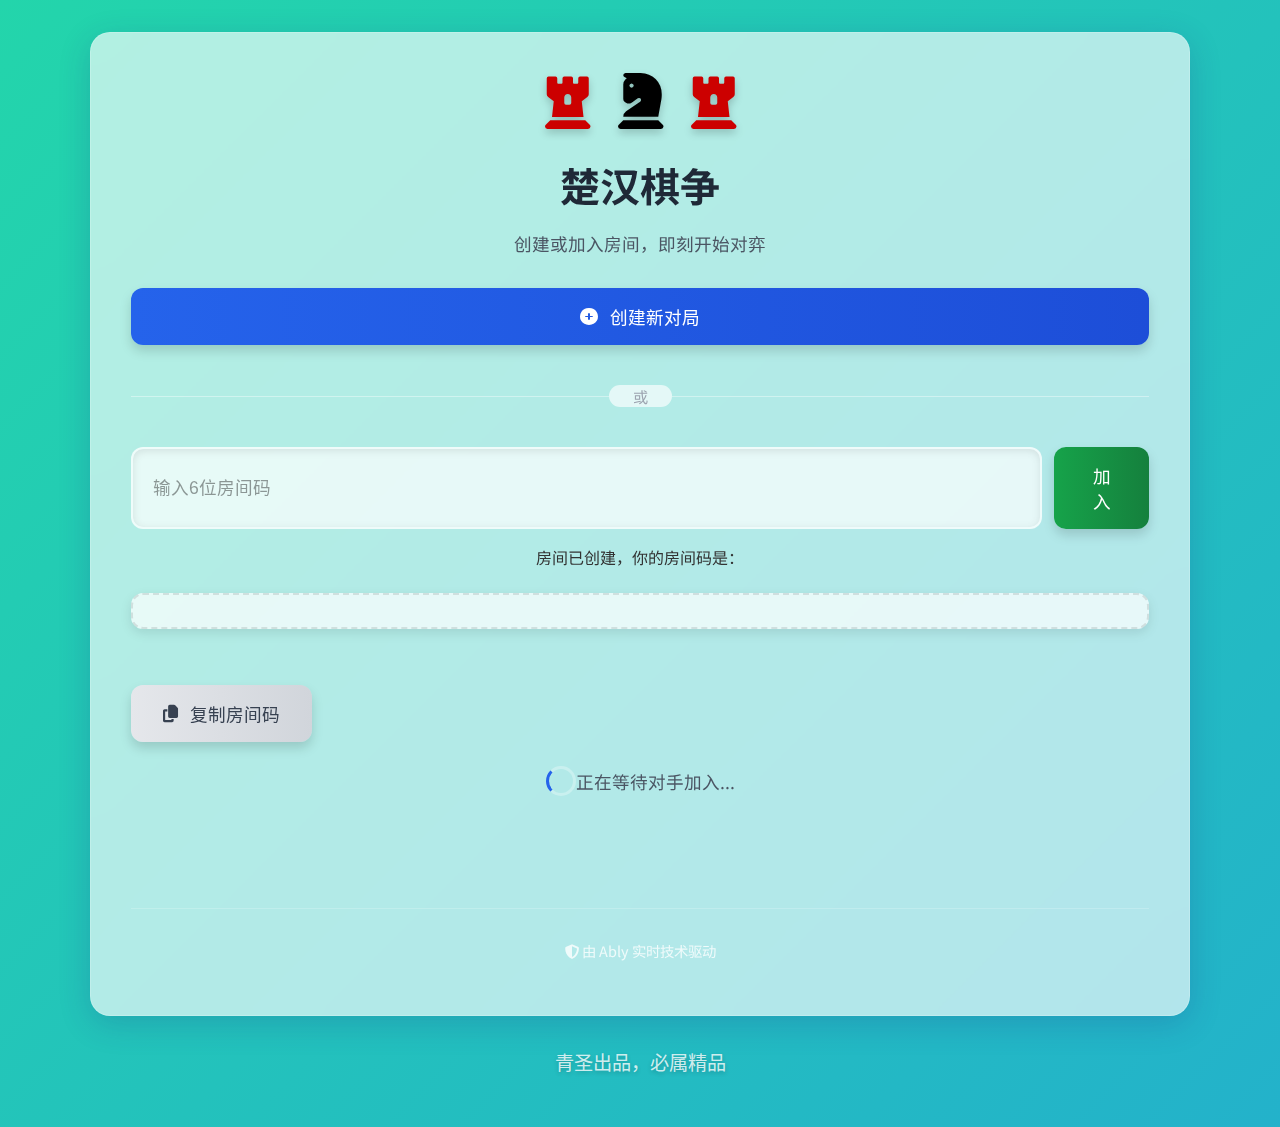
<file: index.html>
<!DOCTYPE html>
<html lang="zh-CN">
<head>
    <meta charset="UTF-8">
    <meta name="viewport" content="width=device-width, initial-scale=1.0">
    <title>楚汉棋争 - 在线对战平台</title>
    <link rel="stylesheet" href="https://cdnjs.cloudflare.com/ajax/libs/font-awesome/6.5.1/css/all.min.css">
    <link rel="stylesheet" href="style.css">
</head>
<body class="dynamic-gradient-bg">
    <main class="container">
        <div id="main-card" class="glass-card">
            <header class="card-header">
                <div class="piece-icons">
                    <i class="fa-solid fa-chess-rook piece-icon red animate-float"></i>
                    <i class="fa-solid fa-chess-knight piece-icon black animate-float" style="animation-delay: 0.3s;"></i>
                    <i class="fa-solid fa-chess-rook piece-icon red animate-float" style="animation-delay: 0.6s;"></i>
                </div>
                <h1>楚汉棋争</h1>
                <p>创建或加入房间，即刻开始对弈</p>
            </header>
            
            <div id="action-panel" class="action-panel">
                <button id="createRoomBtn" class="btn btn-primary">
                    <i class="fa-solid fa-plus-circle"></i>创建新对局
                </button>
                
                <div class="divider"><span>或</span></div>
                
                <div class="join-form">
                    <input type="text" id="roomCodeInput" class="input-field" placeholder="输入6位房间码" maxlength="6">
                    <button id="joinRoomBtn" class="btn btn-secondary">
                        加入
                    </button>
                </div>
            </div>

            <div id="waiting-panel" class="waiting-panel hidden">
                <p>房间已创建，你的房间码是：</p>
                <div class="room-code-display">
                    <span id="displayRoomCode"></span>
                </div>
                <div id="copy-feedback" class="copy-feedback"></div>
                <button id="copyCodeBtn" class="btn btn-tertiary">
                    <i class="fa-solid fa-copy"></i>复制房间码
                </button>
                <div class="waiting-spinner">
                    <div class="spinner"></div>
                    正在等待对手加入...
                </div>
            </div>

            <div id="notification-area" class="notification-area"></div>
            
            <footer class="card-footer">
                <p><i class="fa-solid fa-shield-halved"></i> 由 Ably 实时技术驱动</p>
            </footer>
        </div>
        
        <p class="brand-footer">青圣出品，必属精品</p>
    </main>

    <script src="https://cdn.ably.io/lib/ably.min-1.2.js"></script>
    <script src="index.js"></script>
</body>
</html>
</file>
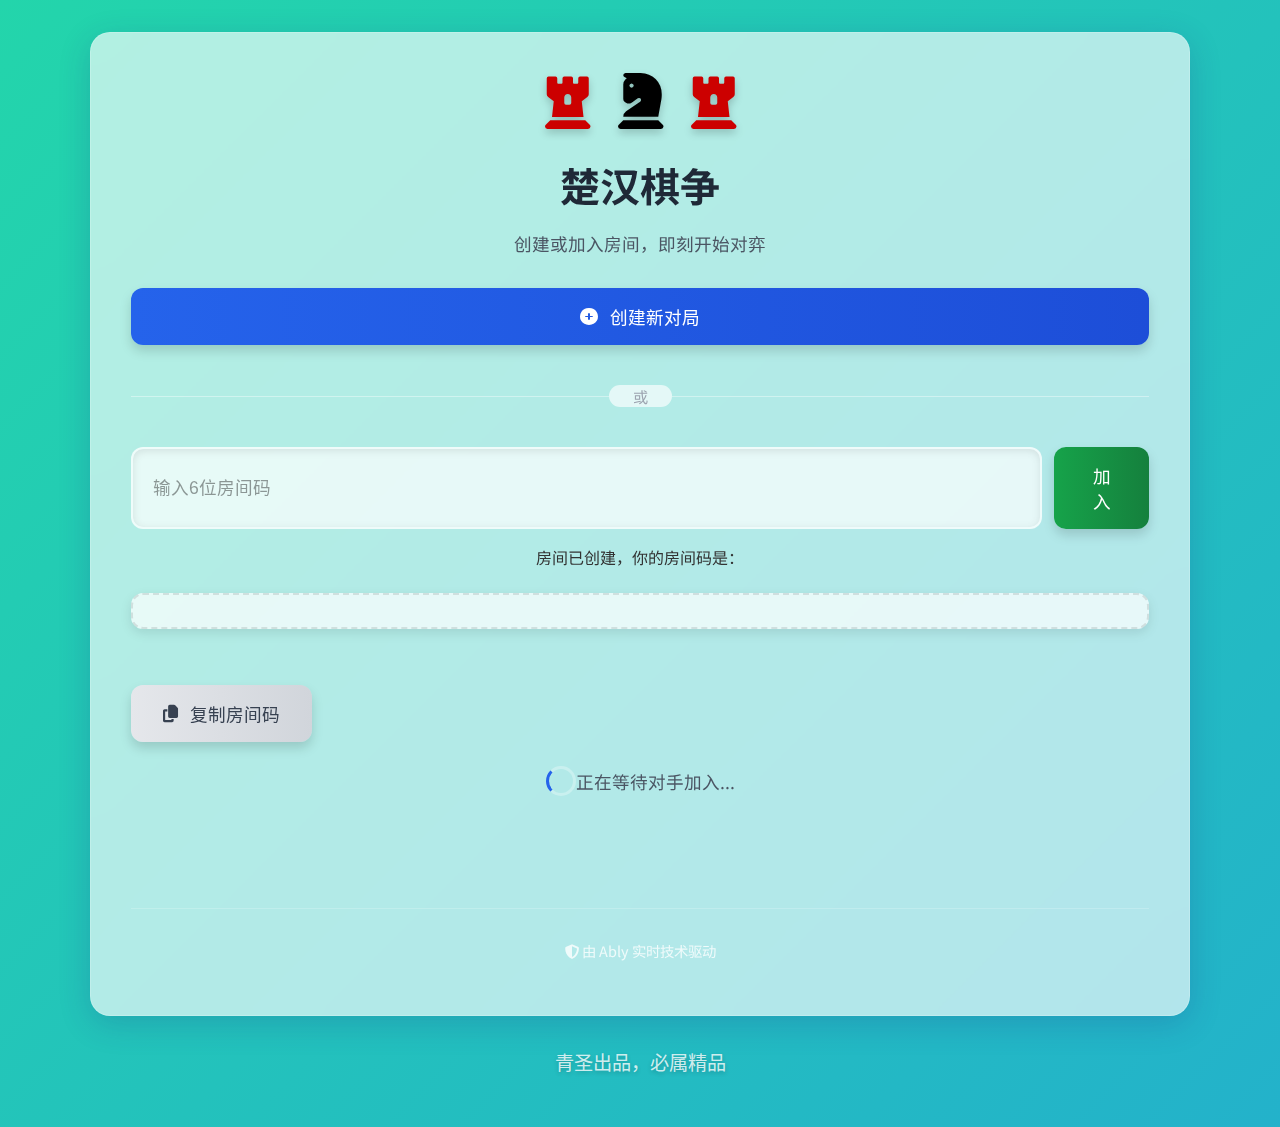
<file: game.html>
<!DOCTYPE html>
<html lang="zh-CN">
<head>
    <meta charset="UTF-8">
    <meta name="viewport" content="width=device-width, initial-scale=1.0">
    <title>楚汉棋争 - 对战中</title>
    <link rel="stylesheet" href="https://cdnjs.cloudflare.com/ajax/libs/font-awesome/6.5.1/css/all.min.css">
    <link rel="stylesheet" href="style.css">
</head>
<body class="dynamic-gradient-bg">
    <div class="container">
        <div class="glass-card">
            <header class="game-header">
                <div class="game-title-group">
                    <h1><i class="fa-solid fa-chess-rook"></i>楚汉棋争</h1>
                    <div class="game-info-tags">
                        <span class="text-gray-600">房间: <span id="roomCode" class="room-code-tag"></span></span>
                        <div id="playerColor" class="player-color-tag"></div>
                    </div>
                </div>
                <div id="gameStatus" class="info">游戏初始化中...</div>
            </header>

            <main class="game-layout">
                <section class="chessboard-area">
                    <div class="chessboard-wrapper">
                        <div id="chessboard">
                            <div class="river"><span>楚 河</span><span>漢 界</span></div>
                        </div>
                    </div>
                </section>

                <aside class="info-panel">
                    <div class="info-card">
                        <h2><i class="fa-solid fa-cogs"></i>操作面板</h2>
                        <div class="control-buttons">
                            <button id="undoBtn" class="btn btn-warning"><i class="fa-solid fa-rotate-left"></i>悔棋</button>
                            <button id="surrenderBtn" class="btn btn-danger"><i class="fa-solid fa-flag"></i>认输</button>
                        </div>
                    </div>
                    <div class="info-card">
                        <h2><i class="fa-solid fa-scroll"></i>对局规则</h2>
                        <ul class="rules-list">
                             <li><i class="fa-solid fa-chess-pawn" style="color:#ef4444"></i><span>红方先行，轮流走子。</span></li>
                             <li><i class="fa-solid fa-hand-pointer" style="color:#2563eb"></i><span>单击己方棋子选中，再单击目标位置移动。</span></li>
                             <li><i class="fa-solid fa-hourglass-half" style="color:#f59e0b"></i><span>悔棋需对方同意后生效。</span></li>
                             <li><i class="fa-solid fa-trophy" style="color:#16a34a"></i><span>将死或对方认输则获胜。</span></li>
                        </ul>
                    </div>
                </aside>
            </main>
        </div>
    </div>

    <dialog id="game-modal">
        <div id="modal-content" class="modal-content"></div>
    </dialog>

    <script src="https://cdn.ably.io/lib/ably.min-1.2.js"></script>
    <script src="game.js"></script>
</body>
</html>
</file>
<file: style.css>
@import url('https://fonts.googleapis.com/css2?family=Noto+Sans+SC:wght@400;500;700&display=swap');

:root {
    --red-piece: #c00;
    --black-piece: #000;
    --board-bg: #f0d9b5;
    --board-line: #704214;
    --board-border: #a0522d;
    --glass-bg: rgba(255, 255, 255, 0.65);
    --blur-intensity: 10px;
}

body {
    font-family: 'Noto Sans SC', sans-serif;
    margin: 0;
    display: flex;
    align-items: center;
    justify-content: center;
    min-height: 100vh;
    padding: 1rem;
    color: #333;
    overflow: hidden;
}

.dynamic-gradient-bg {
    background: linear-gradient(-45deg, #ee7752, #e73c7e, #23a6d5, #23d5ab);
    background-size: 400% 400%;
    animation: gradientBG 15s ease infinite;
}

@keyframes gradientBG {
    0% { background-position: 0% 50%; }
    50% { background-position: 100% 50%; }
    100% { background-position: 0% 50%; }
}

.container {
    width: 100%;
    max-width: 1100px;
    margin: 0 auto;
    padding: 1rem;
}

.glass-card {
    background: var(--glass-bg);
    backdrop-filter: blur(var(--blur-intensity));
    -webkit-backdrop-filter: blur(var(--blur-intensity));
    border-radius: 1.25rem;
    padding: clamp(1.5rem, 5vw, 2.5rem);
    box-shadow: 0 8px 32px 0 rgba(31, 38, 135, 0.2);
    border: 1px solid rgba(255, 255, 255, 0.18);
    transition: all 0.3s ease-in-out;
    animation: card-float 6s ease-in-out infinite;
}

@keyframes card-float {
    0%, 100% { transform: translateY(0); }
    50% { transform: translateY(-10px); }
}

.card-header { text-align: center; margin-bottom: 2rem; }
.card-header h1 { font-size: 2.5rem; font-weight: 700; color: #1f2937; margin-bottom: 0.5rem; }
.card-header p { color: #4b5563; font-size: 1.1rem; }
.piece-icons { display: flex; justify-content: center; gap: 1.5rem; margin-bottom: 1rem; }
.piece-icon { font-size: 3.5rem; text-shadow: 0 4px 8px rgba(0,0,0,0.2); }
.piece-icon.red { color: var(--red-piece); }
.piece-icon.black { color: var(--black-piece); }
.action-panel { display: flex; flex-direction: column; gap: 1.5rem; }
.join-form { display: flex; gap: 0.75rem; }
.divider { display: flex; align-items: center; text-align: center; color: #9ca3af; margin: 1rem 0; }
.divider::before, .divider::after { content: ''; flex: 1; border-bottom: 1px solid rgba(255,255,255,0.4); }
.divider span { padding: 0 1.5rem; background-color: var(--glass-bg); font-size: 0.95rem; border-radius: 20px; }
.waiting-panel { text-align: center; }
.room-code-display { 
    font-family: monospace; 
    font-size: 2.5rem; 
    letter-spacing: 0.2em; 
    background: rgba(255,255,255,0.7); 
    border: 2px dashed rgba(0,0,0,0.1); 
    padding: 1rem; 
    border-radius: 0.75rem; 
    margin: 1.5rem 0; 
    box-shadow: 0 4px 12px rgba(0,0,0,0.1);
    animation: pulse 2s infinite;
}
@keyframes pulse {
    0%, 100% { transform: scale(1); }
    50% { transform: scale(1.02); }
}
.copy-feedback { height: 1.5rem; color: #16a34a; font-size: 0.95rem; margin: 0.5rem 0; }
.waiting-spinner { display: flex; justify-content: center; align-items: center; color: #4b5563; margin-top: 1.5rem; font-size: 1.1rem; }
.notification-area { height: 3.5rem; margin-top: 1.5rem; }
.notification { 
    padding: 1rem; 
    border-radius: 0.75rem; 
    font-size: 1rem; 
    font-weight: 500; 
    text-align: center;
    box-shadow: 0 4px 12px rgba(0,0,0,0.1);
}
.notification.error { background-color: rgba(254, 226, 226, 0.9); color: #b91c1c; }
.notification.success { background-color: rgba(220, 252, 231, 0.9); color: #166534; }
.card-footer { text-align: center; font-size: 0.9rem; color: rgba(255,255,255,0.8); margin-top: 2rem; padding-top: 1rem; border-top: 1px solid rgba(255,255,255,0.2); }
.brand-footer { 
    text-align: center; 
    color: rgba(255, 255, 255, 0.8); 
    font-family: 'KaiTi', '楷体', serif; 
    margin-top: 2rem; 
    font-size: 1.2rem;
    text-shadow: 0 2px 4px rgba(0,0,0,0.2);
}

.btn { 
    display: flex; 
    align-items: center; 
    justify-content: center; 
    font-weight: 500; 
    padding: 1rem 2rem; 
    border: none; 
    border-radius: 0.75rem; 
    transition: all 0.3s cubic-bezier(0.175, 0.885, 0.32, 1.275); 
    box-shadow: 0 6px 12px rgba(0,0,0,0.15); 
    transform: translateY(0); 
    cursor: pointer; 
    gap: 0.75rem; 
    font-size: 1.1rem;
}
.btn:hover:not(:disabled) { 
    transform: translateY(-4px) scale(1.03); 
    box-shadow: 0 12px 20px rgba(0,0,0,0.2); 
}
.btn:active:not(:disabled) { 
    transform: translateY(1px) scale(0.98); 
    box-shadow: 0 2px 6px rgba(0,0,0,0.1); 
}
.btn:disabled { opacity: 0.6; cursor: not-allowed; }
.btn-primary { 
    background: linear-gradient(to right, #2563eb, #1d4ed8); 
    color: white; 
} 
.btn-secondary { 
    background: linear-gradient(to right, #16a34a, #15803d); 
    color: white; 
} 
.btn-tertiary { 
    background: linear-gradient(to right, #e5e7eb, #d1d5db); 
    color: #374151; 
} 
.btn-danger { 
    background: linear-gradient(to right, #dc2626, #b91c1c); 
    color: white; 
} 
.btn-warning { 
    background: linear-gradient(to right, #f59e0b, #d97706); 
    color: white; 
}
.input-field { 
    border: 2px solid rgba(255,255,255,0.3); 
    border-radius: 0.75rem; 
    padding: 1rem 1.25rem; 
    width: 100%; 
    outline: none; 
    transition: all 0.3s ease; 
    font-size: 1.1rem;
    background: rgba(255,255,255,0.7);
    box-shadow: inset 0 2px 8px rgba(0,0,0,0.1);
}
.input-field:focus { 
    border-color: #2563eb; 
    box-shadow: 0 0 0 3px rgba(37, 99, 235, 0.3); 
}
.input-field::placeholder { 
    color: rgba(0,0,0,0.4); 
}

.spinner { width: 1.5rem; height: 1.5rem; border: 3px solid rgba(255,255,255,0.3); border-left-color: #2563eb; border-radius: 50%; animation: spin 1s linear infinite; }
@keyframes spin { to { transform: rotate(360deg); } }
@keyframes float { 0%, 100% { transform: translateY(0); } 50% { transform: translateY(-12px); } }
.animate-float { animation: float 3s ease-in-out infinite; }

.game-layout { 
    display: flex; 
    flex-direction: column; 
    gap: 1.5rem; 
}
@media (min-width: 1024px) {
    .game-layout { flex-direction: row; }
}

.chessboard-area { 
    flex-grow: 1; 
    display: flex; 
    justify-content: center; 
}
.chessboard-wrapper { 
    position: relative; 
    width: 100%; 
    max-width: 540px; 
    aspect-ratio: 9 / 10; 
    background: #d9a566; 
    padding: 3%; 
    border-radius: 12px; 
    box-shadow: 
        0 15px 30px rgba(0,0,0,0.3), 
        inset 0 0 20px rgba(0,0,0,0.2); 
    border: 3px solid #8b4513;
}
#chessboard { 
    position: relative; 
    width: 100%; 
    height: 100%; 
    background-color: var(--board-bg);
    background-image: 
        linear-gradient(rgba(210, 180, 140, 0.3) 1px, transparent 1px),
        linear-gradient(90deg, rgba(210, 180, 140, 0.3) 1px, transparent 1px);
    background-size: 11.11% 10%, 12.5% 11.11%;
}

#chessboard::before { 
    content: ''; 
    position: absolute; 
    top: 0; 
    left: 0; 
    right: 0; 
    bottom: 0; 
    z-index: 1;
    background-image:
        repeating-linear-gradient(to bottom, transparent, transparent calc(11.11% - 1px), var(--board-line) calc(11.11% - 1px), var(--board-line) 11.11%),
        repeating-linear-gradient(to right, transparent, transparent calc(12.5% - 1px), var(--board-line) calc(12.5% - 1px), var(--board-line) 12.5%),
        linear-gradient(to bottom right, transparent 49.5%, var(--board-line) 49.5%, var(--board-line) 50.5%, transparent 50.5%),
        linear-gradient(to top right, transparent 49.5%, var(--board-line) 49.5%, var(--board-line) 50.5%, transparent 50.5%);
    background-size:
        100% 100%,
        100% 100%,
        25% 22.22%,
        25% 22.22%;
    background-position:
        0 0, 
        0 0,
        37.5% 0,
        37.5% 100%;
    background-repeat: no-repeat;
    pointer-events: none;
}
.river { 
    position: absolute; 
    top: 44.44%; 
    left: 0; 
    right: 0; 
    height: 11.11%; 
    display: flex; 
    align-items: center; 
    justify-content: space-between; 
    padding: 0 12.5%; 
    font-family: 'KaiTi', '楷体', serif; 
    font-size: clamp(1.5rem, 5vw, 2.2rem); 
    color: rgba(139, 69, 19, 0.5); 
    pointer-events: none; 
    z-index: 2; 
    font-weight: bold;
    text-shadow: 0 2px 4px rgba(0,0,0,0.1);
}
.river span:first-child { letter-spacing: 0.8em; }
.river span:last-child { letter-spacing: 0.8em; }

.cell { 
    position: absolute; 
    width: 12.5%; 
    height: 11.11%; 
    display: flex; 
    justify-content: center; 
    align-items: center; 
    cursor: pointer; 
    z-index: 10; 
    transform: translate(-50%, -50%);
    border-radius: 50%;
    transition: background 0.2s ease;
}
.cell:hover { background: rgba(37, 99, 235, 0.1); }

.piece { 
    position: absolute; 
    top: 0; 
    left: 0; 
    width: 85%; 
    height: 85%; 
    border-radius: 50%; 
    display: flex; 
    align-items: center; 
    justify-content: center; 
    font-family: 'KaiTi', '楷体', serif; 
    font-size: clamp(24px, 5vw, 36px); 
    font-weight: bold; 
    user-select: none; 
    transition: all 0.3s cubic-bezier(0.175, 0.885, 0.32, 1.275); 
    box-shadow: 
        0 4px 10px rgba(0,0,0,0.3), 
        inset 0 2px 4px rgba(255,255,255,0.5); 
    z-index: 20; 
    cursor: grab;
    text-shadow: 0 2px 4px rgba(0,0,0,0.2);
}
.piece.red { 
    background: radial-gradient(circle at 65% 35%, #ffdddd, #ff8a8a, #ff5e5e); 
    color: var(--red-piece); 
    border: 3px solid #a80000; 
}
.piece.black { 
    background: radial-gradient(circle at 65% 35%, #f0f0f0, #ccc, #999); 
    color: var(--black-piece); 
    border: 3px solid #333; 
}
.piece.selected { 
    transform: scale(1.2) translateY(-10px); 
    box-shadow: 
        0 0 20px rgba(37, 99, 235, 0.8),
        0 12px 25px rgba(0,0,0,0.3); 
    z-index: 30; 
    filter: brightness(1.1);
}
.piece.moving { 
    transition: transform 0.4s cubic-bezier(0.45, 0, 0.55, 1); 
    z-index: 99; 
    cursor: grabbing; 
    box-shadow: 0 0 25px rgba(37, 99, 235, 0.7);
}
.last-move-highlight { 
    position: absolute; 
    top: 0; 
    left: 0; 
    width: 100%; 
    height: 100%; 
    background: rgba(245, 158, 11, 0.3); 
    border-radius: 50%; 
    animation: pulse-highlight 1.5s infinite; 
    z-index: 15; 
}
.move-indicator { 
    position: absolute; 
    width: 50%; 
    height: 50%; 
    background-color: rgba(37, 99, 235, 0.4); 
    border: 2px solid rgba(37, 99, 235, 0.9); 
    border-radius: 50%; 
    z-index: 15; 
    pointer-events: none; 
    animation: pulse-indicator 1.5s infinite; 
    box-shadow: 0 0 10px rgba(37, 99, 235, 0.5);
}
@keyframes pulse-indicator { 
    0% { transform: scale(0.8); opacity: 0.7; } 
    50% { transform: scale(1.1); opacity: 1; } 
    100% { transform: scale(0.8); opacity: 0.7; } 
}
@keyframes pulse-highlight { 
    0% { transform: scale(1); opacity: 0.5; } 
    50% { transform: scale(1.15); opacity: 0.3; } 
    100% { transform: scale(1); opacity: 0.5; } 
}

.info-panel { 
    width: 100%; 
    display: flex; 
    flex-direction: column; 
    gap: 1.25rem; 
}
@media (min-width: 1024px) {
    .info-panel { width: 320px; }
}
.info-card { 
    background: rgba(255, 255, 255, 0.6); 
    border-radius: 0.85rem; 
    padding: 1.25rem; 
    box-shadow: 
        inset 0 1px 3px rgba(0,0,0,0.05),
        0 4px 12px rgba(0,0,0,0.1); 
}
.info-card h2 { 
    font-weight: 700; 
    font-size: 1.25rem; 
    color: #374151; 
    border-bottom: 1px solid rgba(0,0,0,0.1); 
    padding-bottom: 0.75rem; 
    margin-bottom: 1rem; 
    display: flex; 
    align-items: center; 
    gap: 0.75rem; 
}
.control-buttons { 
    display: grid; 
    grid-template-columns: 1fr 1fr; 
    gap: 0.85rem; 
}
.rules-list { 
    font-size: 0.95rem; 
    color: #4b5563; 
    list-style: none; 
    padding: 0; 
    display: flex; 
    flex-direction: column; 
    gap: 0.85rem; 
}
.rules-list li { 
    display: flex; 
    align-items: flex-start; 
    gap: 0.85rem; 
    line-height: 1.5;
}
.rules-list i { 
    margin-top: 0.25rem; 
    font-size: 1.1rem;
}

.game-header { 
    display: flex; 
    flex-direction: column; 
    justify-content: space-between; 
    align-items: center; 
    margin-bottom: 1.5rem; 
    gap: 1rem;
}
@media (min-width: 640px) {
    .game-header { flex-direction: row; }
}
.game-title-group h1 { 
    font-size: 1.75rem; 
    font-weight: 700; 
    display: flex; 
    align-items: center; 
    gap: 0.75rem; 
}
.game-title-group h1 i { 
    color: #dc2626; 
    font-size: 1.5rem;
}
.game-info-tags { 
    display: flex; 
    align-items: center; 
    margin-top: 0.5rem; 
    gap: 1.25rem; 
    font-size: 0.95rem; 
}
.room-code-tag { 
    font-family: monospace; 
    background-color: rgba(243, 244, 246, 0.7); 
    padding: 0.35rem 0.75rem; 
    border-radius: 0.35rem; 
    font-weight: 700; 
    box-shadow: inset 0 1px 3px rgba(0,0,0,0.1);
}
.player-color-tag { 
    padding: 0.35rem 1rem; 
    border-radius: 9999px; 
    color: white; 
    font-weight: 500; 
    display: flex; 
    align-items: center; 
    gap: 0.5rem; 
    box-shadow: 0 2px 6px rgba(0,0,0,0.1);
}
.player-color-tag.red { 
    background: linear-gradient(to right, #ef4444, #dc2626); 
} 
.player-color-tag.black { 
    background: linear-gradient(to right, #1f2937, #111827); 
}
#gameStatus { 
    padding: 0.85rem 1.25rem; 
    border-radius: 0.75rem; 
    font-weight: 500; 
    text-align: center; 
    transition: all 0.3s ease; 
    width: 100%; 
    font-size: 1.1rem;
    box-shadow: 0 2px 8px rgba(0,0,0,0.1);
}
#gameStatus.wait { 
    background: linear-gradient(to right, #e0f2fe, #bae6fd); 
    color: #075985; 
}
#gameStatus.play { 
    background: linear-gradient(to right, #fef9c3, #fef08a); 
    color: #854d0e; 
    animation: pulse-bg 2s infinite; 
}
#gameStatus.win { 
    background: linear-gradient(to right, #dcfce7, #bbf7d0); 
    color: #15803d; 
}
#gameStatus.lose { 
    background: linear-gradient(to right, #fee2e2, #fecaca); 
    color: #991b1b; 
}
#gameStatus.info { 
    background: linear-gradient(to right, #f3f4f6, #e5e7eb); 
    color: #374151; 
}
@keyframes pulse-bg { 
    0%, 100% { opacity: 1; } 
    50% { opacity: 0.8; } 
}

dialog {
    border: none;
    border-radius: 1.25rem;
    padding: 2.5rem;
    max-width: 420px;
    width: 90%;
    margin: auto;
    background: rgba(255, 255, 255, 0.85);
    backdrop-filter: blur(12px);
    -webkit-backdrop-filter: blur(12px);
    box-shadow: 0 25px 50px -12px rgba(0, 0, 0, 0.3);
    animation: modal-appear 0.4s cubic-bezier(0.175, 0.885, 0.32, 1.275);
}

@keyframes modal-appear {
    from { opacity: 0; transform: translateY(20px) scale(0.95); }
    to { opacity: 1; transform: translateY(0) scale(1); }
}

dialog::backdrop {
    background-color: rgba(0, 0, 0, 0.7);
    backdrop-filter: blur(6px);
}
.modal-content { 
    text-align: center; 
}
.modal-content h2 { 
    font-size: 1.85rem; 
    font-weight: 700; 
    margin-bottom: 1.25rem; 
    color: #1f2937;
}
.modal-content p { 
    color: #4b5563; 
    margin-bottom: 1.75rem; 
    font-size: 1.1rem;
    line-height: 1.6;
}
.modal-actions { 
    display: flex; 
    justify-content: center; 
    gap: 1.25rem; 
    margin-top: 1.5rem;
}
</file>
